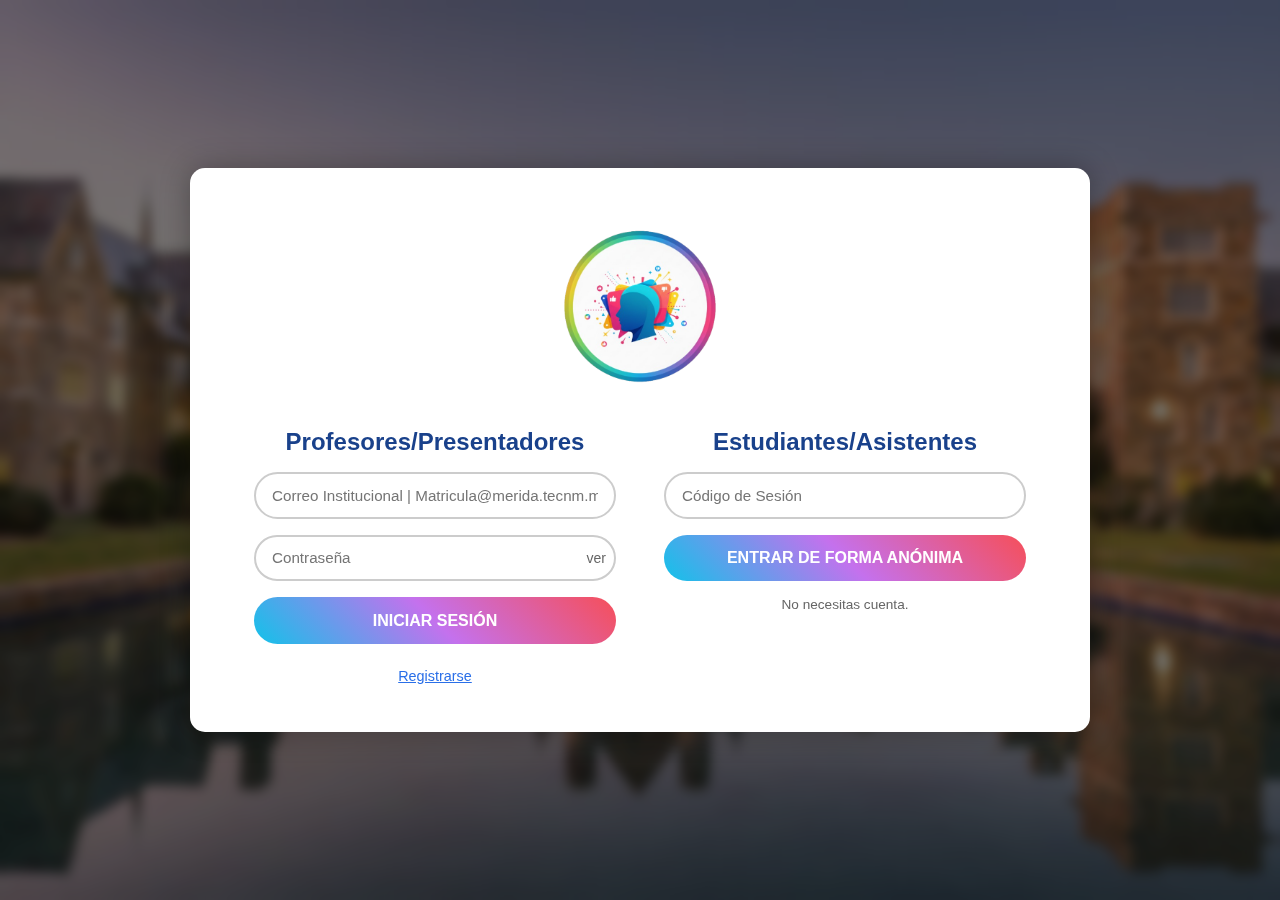
<file: index.html>
<!DOCTYPE html>
<html lang="es">
<head>
  <meta charset="UTF-8" />
  <meta name="viewport" content="width=device-width, initial-scale=1.0" />
  <title>Pantalla de Inicio</title>
  <link rel="stylesheet" href="style.css" />
  <style>
    .password-wrapper {
      position: relative;
      display: flex;
      align-items: center;
    }
    .password-wrapper input {
      width: 100%;
      padding-right: 40px;
    }
    .toggle-password {
      position: absolute;
      right: 10px;
      cursor: pointer;
      user-select: none;
      font-size: 14px;
      color: #666;
    }
  </style>
</head>
<body>
  <div class="overlay"></div>
  <div class="login-container">
    <img src="imagenes/logo.png" alt="Logo" class="logo">

    <div class="forms">
      <!-- Profesores -->
      <div class="form-box">
        <h2>Profesores/Presentadores</h2>
        <input id="loginEmail" type="email" placeholder="Correo Institucional | Matricula@merida.tecnm.mx" required>

        <div class="password-wrapper">
          <input id="loginPassword" type="password" placeholder="Contraseña" required>
          <span id="toggleLoginPassword" class="toggle-password">ver</span>
        </div>

        <button id="loginBtn" class="btn-grad">INICIAR SESIÓN</button>
        <a href="register.html" class="register-link">Registrarse</a>
      </div>

      <!-- Estudiantes -->
      <div class="form-box">
        <h2>Estudiantes/Asistentes</h2>
        <input id="sessionCode" type="text" placeholder="Código de Sesión">
        <button id="anonBtn" class="btn-grad">ENTRAR DE FORMA ANÓNIMA</button>
        <p class="info">No necesitas cuenta.</p>
      </div>
    </div>
  </div>

<script>
// Toggle seguro (solo visible mientras se presiona)
const toggleLoginPassword = document.getElementById('toggleLoginPassword');
const loginPasswordInput = document.getElementById('loginPassword');

toggleLoginPassword.addEventListener('mousedown', () => {
  loginPasswordInput.setAttribute('type', 'text');
  toggleLoginPassword.textContent = 'ocultar';
});

toggleLoginPassword.addEventListener('mouseup', () => {
  loginPasswordInput.setAttribute('type', 'password');
  toggleLoginPassword.textContent = 'ver';
});

toggleLoginPassword.addEventListener('mouseleave', () => {
  loginPasswordInput.setAttribute('type', 'password');
  toggleLoginPassword.textContent = 'ver';
});

loginPasswordInput.addEventListener('blur', () => {
  loginPasswordInput.setAttribute('type', 'password');
  toggleLoginPassword.textContent = 'ver';
});

// Login normal
document.getElementById('loginBtn').addEventListener('click', async () => {
  const correo = document.getElementById('loginEmail').value.trim();
  const password = loginPasswordInput.value;

  let errores = [];

  if (!correo) errores.push("Ingresa tu correo institucional");
  if (!password) errores.push("Ingresa tu contraseña");

  if (correo && !correo.endsWith("@merida.tecnm.mx")) {
    errores.push("El correo debe ser institucional (@merida.tecnm.mx)");
  }

  if (password && password.length < 8) {
    errores.push("La contraseña debe tener al menos 8 caracteres");
  }

  if (errores.length > 0) {
    return alert("Error:\n- " + errores.join("\n- "));
  }

  try {
    const res = await fetch('http://localhost:3000/api/login', {
      method: 'POST',
      headers: { 'Content-Type': 'application/json' },
      body: JSON.stringify({ correo, password })
    });

    const data = await res.json();
    if (res.ok) {
      localStorage.setItem('user', JSON.stringify(data.user));
      window.location.href = 'dashboard.html';
    } else {
      alert('Error: ' + data.message);
    }
  } catch (err) {
    console.error(err);
    alert('Error de conexión con el servidor');
  }
});

// Login anónimo
document.getElementById('anonBtn').addEventListener('click', () => {
  const code = document.getElementById('sessionCode').value.trim();
  if (!code) return alert('Ingresa un código de sesión.');

  localStorage.setItem('anonCode', code);
  window.location.href = 'dashboard_anon.html';
});
</script>
</body>
</html>
</file>
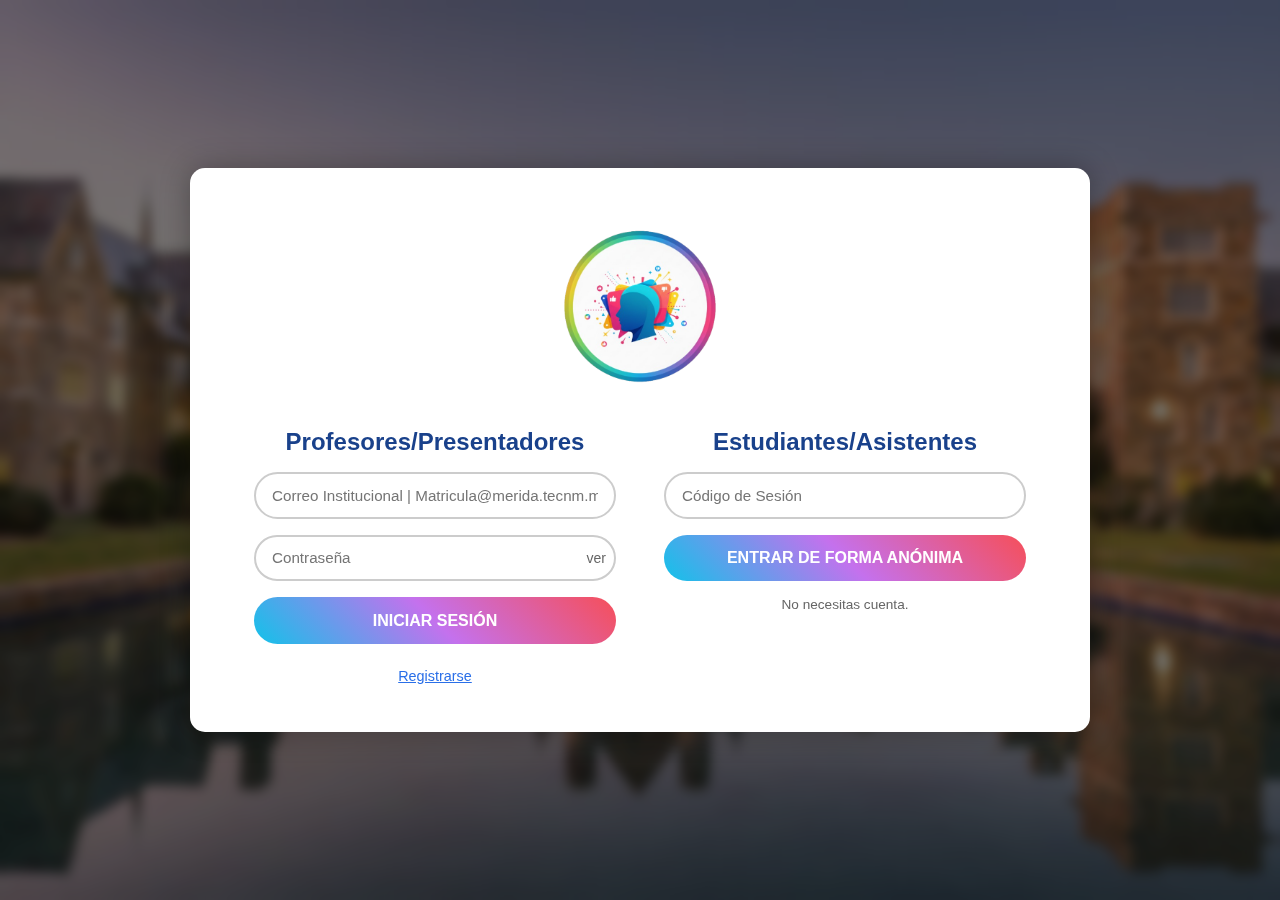
<file: dashboard.html>
<!DOCTYPE html>
<html lang="es">
<head>
  <meta charset="UTF-8">
  <meta name="viewport" content="width=device-width, initial-scale=1.0">
  <title>Dashboard</title>
  <link rel="stylesheet" href="style.css">
  <style>
    body {
      font-family: Arial, sans-serif;
      background: #f4f4f9;
      margin: 0;
      padding: 0;
      display: flex;
      flex-direction: column;
      align-items: center;
      justify-content: center;
      height: 100vh;
    }
    .card {
        width: 600px;
        height: 200px;
      background: white;
      padding: 20px;
      border-radius: 12px;
      box-shadow: 0 2px 6px rgba(0,0,0,0.2);
      text-align: center;
    }
    .logout-btn {
      margin-top: 20px;
      background: crimson;
      color: white;
      border: none;
      padding: 10px 20px;
      border-radius: 8px;
      cursor: pointer;
    }
  </style>
</head>
<body>
  <div class="card">
    <h1>Bienvenido</h1>
    <p><strong>Usuario:</strong> <span id="nombre"></span></p>
    <p><strong>Correo:</strong> <span id="correo"></span></p>
    <p><strong>Rol:</strong> <span id="rol"></span></p>
    <button class="logout-btn" onclick="logout()">Cerrar sesión</button>
  </div>

<script>
const user = JSON.parse(localStorage.getItem('user'));

if (!user) {
  alert('No has iniciado sesión');
  window.location.href = 'index.html';
} else {
  document.getElementById('nombre').textContent = user.nombre_completo;
  document.getElementById('correo').textContent = user.correo;

  // Mapear roles a texto
  let rolTexto = '';
  switch(user.rol) {
    case 1: rolTexto = 'Profesor'; break;
    case 2: rolTexto = 'Alumno'; break;
    case 3: rolTexto = 'Moderador'; break;
    default: rolTexto = 'Desconocido';
  }
  document.getElementById('rol').textContent = rolTexto;
}

function logout() {
  localStorage.removeItem('user');
  window.location.href = 'index.html';
}
</script>
</body>
</html>
</file>
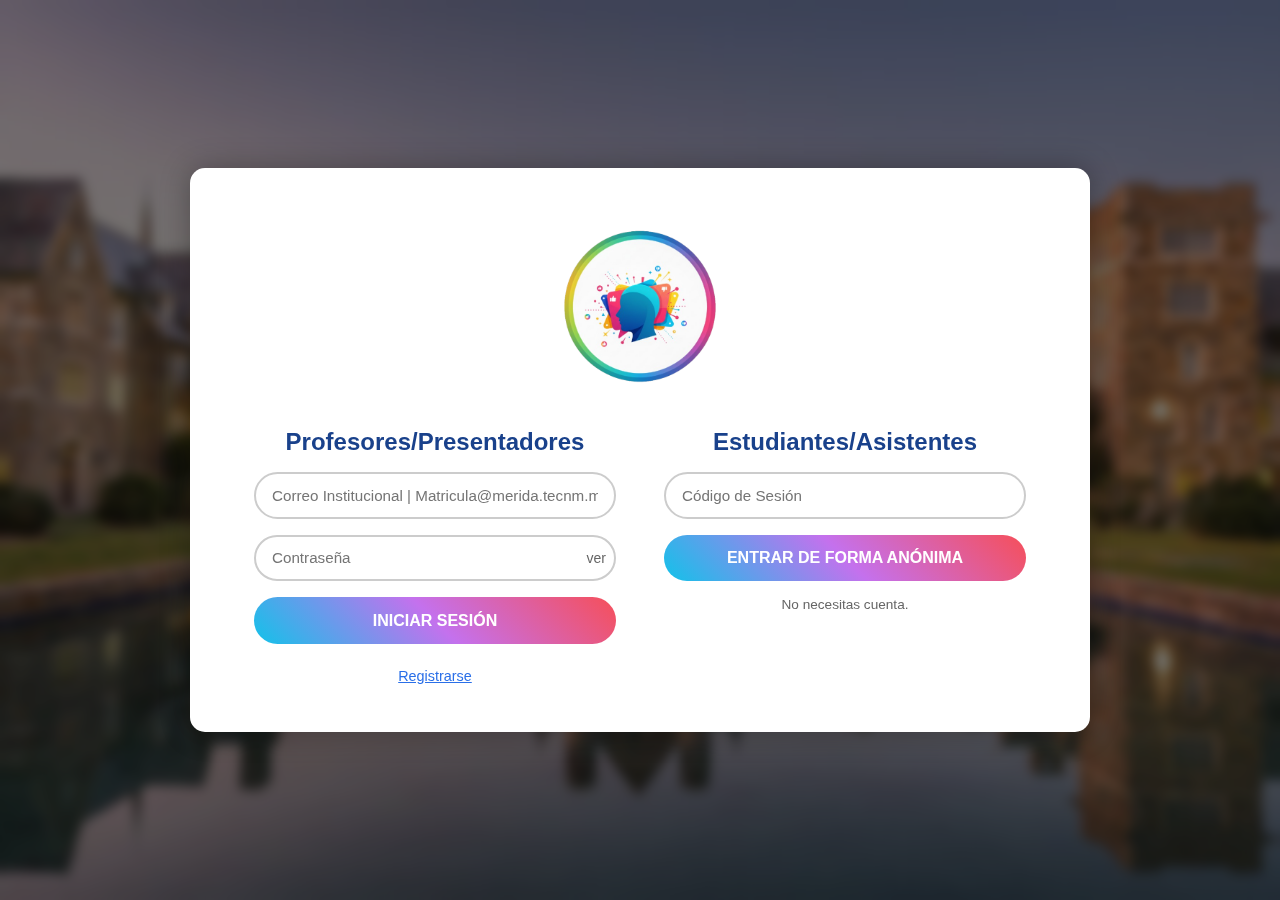
<file: dashboard_anon.html>
<!DOCTYPE html>
<html lang="es">
<head>
  <meta charset="UTF-8">
  <meta name="viewport" content="width=device-width, initial-scale=1.0">
  <title>Dashboard Anónimo</title>
  <link rel="stylesheet" href="style.css">
  <style>
    body {
      font-family: Arial, sans-serif;
      background: #f4f4f9;
      margin: 0;
      padding: 0;
      display: flex;
      flex-direction: column;
      align-items: center;
      justify-content: center;
      height: 100vh;
    }
    .card {
      background: white;
      padding: 20px;
      border-radius: 12px;
      box-shadow: 0 2px 6px rgba(0,0,0,0.2);
      text-align: center;
    }
    .logout-btn {
      margin-top: 20px;
      background: crimson;
      color: white;
      border: none;
      padding: 10px 20px;
      border-radius: 8px;
      cursor: pointer;
    }
  </style>
</head>
<body>
  <div class="card">
    <h1>Acceso Anónimo</h1>
    <p><strong>Código de Sesión:</strong> <span id="codigo"></span></p>
    <button class="logout-btn" onclick="logout()">Salir</button>
  </div>

<script>
const codigo = localStorage.getItem('anonCode');

if (!codigo) {
  alert('No ingresaste ningún código de sesión');
  window.location.href = 'index.html';
} else {
  document.getElementById('codigo').textContent = codigo;
}

function logout() {
  localStorage.removeItem('anonCode');
  window.location.href = 'index.html';
}
</script>
</body>
</html>
</file>
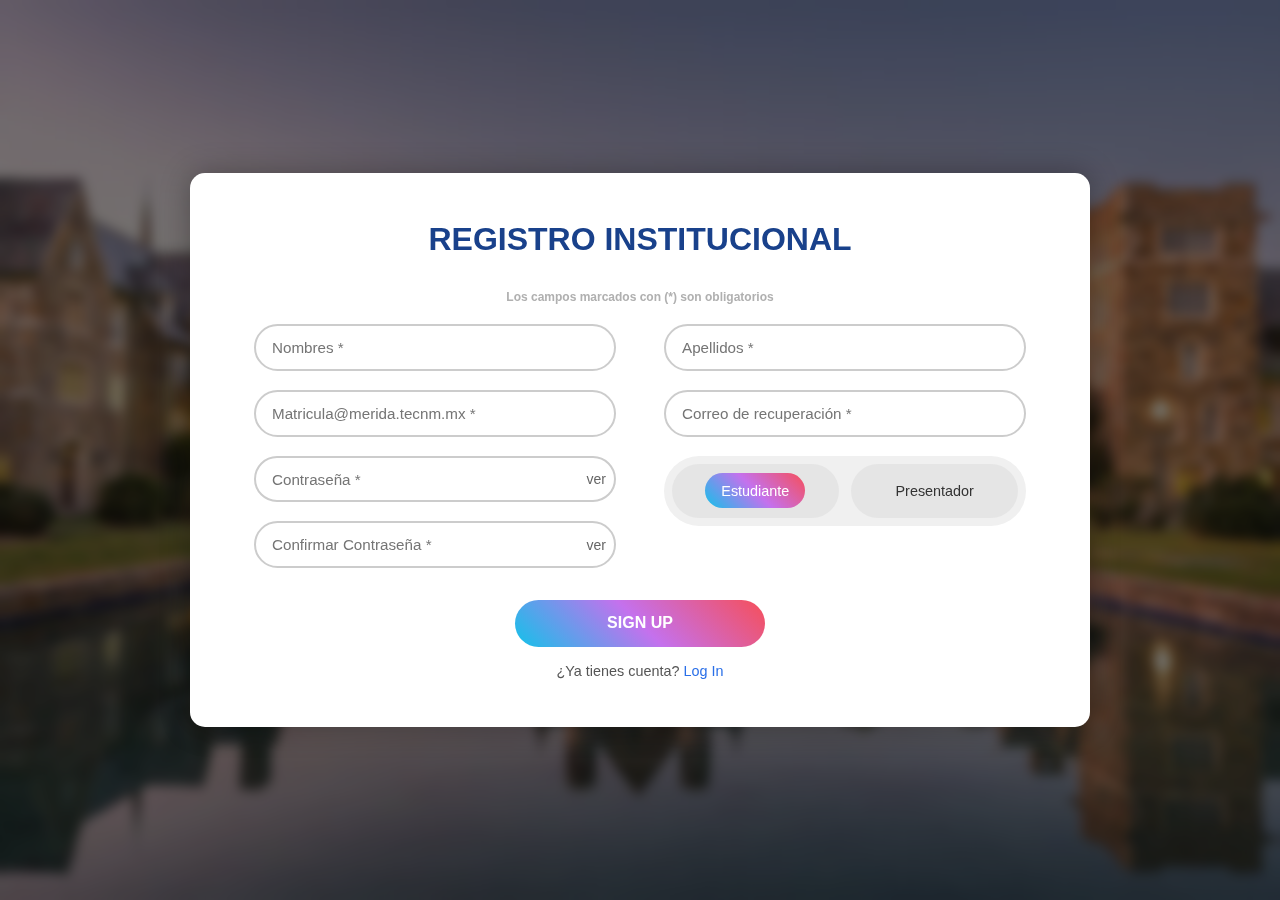
<file: register.html>
<!DOCTYPE html>
<html lang="es">
<head>
  <meta charset="UTF-8" />
  <meta name="viewport" content="width=device-width, initial-scale=1.0" />
  <title>Institutional Registration</title>
  <link rel="stylesheet" href="register.css" />
  <style>
    .password-wrapper {
      position: relative;
      display: flex;
      align-items: center;
    }
    .password-wrapper input {
      width: 100%;
      padding-right: 50px;
    }
    .toggle-password {
      position: absolute;
      right: 10px;
      cursor: pointer;
      user-select: none;
      font-size: 14px;
      color: #666;
    }
  </style>
</head>
<body>
  <div class="overlay"></div>
  <div class="register-container">
    <h1>REGISTRO INSTITUCIONAL</h1>
    <h3 class="text-child">Los campos marcados con (*) son obligatorios</h3>

    <form id="registerForm" class="register-form" onsubmit="return false;">
      <div class="column">
        <input id="firstName" type="text" placeholder="Nombres *" required>
        <input id="institutionalEmail" type="email" placeholder="Matricula@merida.tecnm.mx *" required>

        <!-- Campo contraseña -->
        <div class="password-wrapper">
          <input id="password" type="password" placeholder="Contraseña *" required>
          <span id="togglePassword" class="toggle-password">ver</span>
        </div>

        <!-- Confirmar contraseña -->
        <div class="password-wrapper">
          <input id="confirmPassword" type="password" placeholder="Confirmar Contraseña *" required>
          <span id="toggleConfirmPassword" class="toggle-password">ver</span>
        </div>
      </div>

      <div class="column">
        <input id="lastName" type="text" placeholder="Apellidos *" required>
        <input id="recoveryEmail" type="email" placeholder="Correo de recuperación *" required>

        <div class="role-toggle">
          <label>
            <input type="radio" name="role" value="student" checked>
            <span>Estudiante</span>
          </label>
          <label>
            <input type="radio" name="role" value="professor">
            <span>Presentador</span>
          </label>
        </div>
      </div>
    </form>

    <button id="signupBtn" class="btn-grad">SIGN UP</button>
    <p class="login-link">¿Ya tienes cuenta? <a href="index.html">Log In</a></p>
  </div>

<script>
const passwordRegex = /^(?=.*[A-Z])(?=.*\d).{8,}$/;
const emailRegex = /^[^\s@]+@[^\s@]+\.[^\s@]+$/;

// Función para controlar mostrar/ocultar y auto-ocultar al salir
function setupPasswordToggle(inputId, toggleId) {
  const input = document.getElementById(inputId);
  const toggle = document.getElementById(toggleId);

  toggle.addEventListener('mousedown', () => {
    input.setAttribute('type', 'text');
    toggle.textContent = 'ocultar';
  });

  toggle.addEventListener('mouseup', () => {
    input.setAttribute('type', 'password');
    toggle.textContent = 'ver';
  });

  toggle.addEventListener('mouseleave', () => {
    input.setAttribute('type', 'password');
    toggle.textContent = 'ver';
  });

  input.addEventListener('blur', () => {
    input.setAttribute('type', 'password');
    toggle.textContent = 'ver';
  });
}

// Setup para ambos campos
setupPasswordToggle('password', 'togglePassword');
setupPasswordToggle('confirmPassword', 'toggleConfirmPassword');

// Evento de registro
document.getElementById('signupBtn').addEventListener('click', async () => {
  const firstName = document.getElementById('firstName').value.trim();
  const lastName = document.getElementById('lastName').value.trim();
  const institutionalEmail = document.getElementById('institutionalEmail').value.trim();
  const recoveryEmail = document.getElementById('recoveryEmail').value.trim();
  const password = document.getElementById('password').value;
  const confirmPassword = document.getElementById('confirmPassword').value;
  const role = document.querySelector('input[name="role"]:checked').value;

  let errores = [];

  if (!firstName) errores.push("Nombres");
  if (!lastName) errores.push("Apellidos");
  if (!institutionalEmail) errores.push("Correo institucional");
  if (!recoveryEmail) errores.push("Correo de recuperación");
  if (!password) errores.push("Contraseña");
  if (!confirmPassword) errores.push("Confirmar contraseña");

  // dominio institucional
  if (institutionalEmail && !institutionalEmail.endsWith("@merida.tecnm.mx")) {
    errores.push("El correo institucional debe terminar en @merida.tecnm.mx");
  }

  // correos no iguales
  if (institutionalEmail && recoveryEmail && institutionalEmail === recoveryEmail) {
    errores.push("El correo de recuperación no puede ser igual al institucional");
  }

  // correo recuperación válido
  if (recoveryEmail && !emailRegex.test(recoveryEmail)) {
    errores.push("El correo de recuperación no es válido");
  }

  // validación de contraseña
  if (password && !passwordRegex.test(password)) {
    errores.push("La contraseña debe tener mínimo 8 caracteres, 1 mayúscula y 1 número.");
  }

  // confirmar contraseña
  if (password && confirmPassword && password !== confirmPassword) {
    errores.push("Las contraseñas no coinciden.");
  }

  if (errores.length > 0) {
    return alert("Error:\n- " + errores.join("\n- "));
  }

  try {
    const res = await fetch('http://localhost:3000/api/register', {
      method: 'POST',
      headers: { 'Content-Type': 'application/json' },
      body: JSON.stringify({ firstName, lastName, institutionalEmail, recoveryEmail, password, role })
    });

    const data = await res.json();
    if (res.ok) {
      alert('Registro exitoso');
      window.location.href = 'index.html';
    } else {
      alert('Error: ' + (data.message || JSON.stringify(data)));
    }
  } catch (err) {
    console.error(err);
    alert('Error de conexión con el servidor');
  }
});
</script>
</body>
</html>
</file>
<file: style.css>
* {
  margin: 0;
  padding: 0;
  box-sizing: border-box;
  font-family: 'Inter', sans-serif;
}

body {
  background: url('imagenes/background_register.png') no-repeat center center/cover;
  height: 100vh;
  display: flex;
  align-items: center;
  justify-content: center;
}

.logo {
  width: 180px;   
  margin-bottom: 2rem;
  display: block;
}

.overlay {
  position: absolute;
  top: 0; left: 0;
  width: 100%; height: 100%;
  background: rgba(0, 0, 0, 0.55);
  backdrop-filter: blur(6px);
  z-index: 0;
}

.login-container {
  position: relative;
  z-index: 1;
  background: #fff;
  padding: 3rem 4rem;
  border-radius: 15px;
  box-shadow: 0 0 30px rgba(0,0,0,0.3);
  width: 900px;
  display: flex;
  flex-direction: column;
  align-items: center;
}

.login-container h1 {
  margin-bottom: 2rem;
  color: #19418b;
}

.forms {
  display: grid;
  grid-template-columns: 1fr 1fr;
  gap: 3rem;
  width: 100%;
}

.form-box {
  display: flex;
  flex-direction: column;
  gap: 1rem;
}

.form-box h2 {
  text-align: center;
  color: #19418b;
}

.form-box input {
  padding: 0.8rem 1rem;
  border: 2px solid #ccc;
  border-radius: 50px;
  outline: none;
  font-size: 0.95rem;
  transition: border-color 0.3s;
}

.form-box input:focus {
  border-color: #ff5f6d;
}

.btn-grad {
  background: linear-gradient(45deg, #12c2e9, #c471ed, #f64f59);
  color: #fff;
  padding: 0.9rem 1rem;
  border: none;
  border-radius: 50px;
  cursor: pointer;
  font-size: 1rem;
  font-weight: 600;
  transition: opacity 0.3s;
}

.btn-grad:hover {
  opacity: 0.8;
}

.google-login {
  display: flex;
  align-items: center;
  justify-content: center;
  gap: 0.5rem;
  border: 1px solid #ccc;
  padding: 0.5rem 1rem;
  border-radius: 50px;
  cursor: pointer;
}

.google-login img {
  width: 20px;
  height: 20px;
}

.register-link {
  text-align: center;
  display: block;
  margin-top: 0.5rem;
  color: #2a6fe8;
  font-size: 0.9rem;
}

.info {
  text-align: center;
  font-size: 0.85rem;
  color: #666;
}
</file>
<file: register.css>
* {
  margin: 0;
  padding: 0;
  box-sizing: border-box;
  font-family: 'Inter', sans-serif;
}

body {
  background: url('imagenes/background_register.png') no-repeat center center/cover;
  height: 100vh;
  display: flex;
  align-items: center;
  justify-content: center;
}

.overlay {
  position: absolute;
  top: 0; left: 0;
  width: 100%; height: 100%;
  background: rgba(0, 0, 0, 0.55);
  backdrop-filter: blur(6px);
  z-index: 0;
}

.register-container {
  position: relative;
  z-index: 1;
  background: #fff;
  padding: 3rem 4rem;
  border-radius: 15px;
  box-shadow: 0 0 30px rgba(0,0,0,0.3);
  width: 900px;
  display: flex;
  flex-direction: column;
  align-items: center;
}

.register-container h1 {
  color: #19418b;
  margin-bottom: 2rem;
  text-align: center;
}

.register-form {
  display: grid;
  grid-template-columns: 1fr 1fr;
  gap: 3rem;
  width: 100%;
  margin-bottom: 2rem;
}

.column {
  display: flex;
  flex-direction: column;
  gap: 1.2rem;
}

.column input {
  padding: 0.8rem 1rem;
  border: 2px solid #ccc;
  border-radius: 50px;
  outline: none;
  font-size: 0.95rem;
  transition: border-color 0.3s;
}

.column input:focus {
  border-color: #f64f59;
}

.role-toggle {
  display: flex;
  justify-content: space-between;
  gap: 0.8rem;
  background: #f0f0f0;
  padding: 0.5rem;
  border-radius: 50px;
}

.role-toggle label {
  flex: 1;
  display: flex;
  align-items: center;
  justify-content: center;
  padding: 0.6rem 0.8rem;
  border-radius: 50px;
  cursor: pointer;
  background: #e5e5e5;
  font-size: 0.9rem;
  font-weight: 500;
  color: #333;
  transition: all 0.3s;
}

.role-toggle input {
  display: none;
}

.role-toggle input:checked + span {
  background: linear-gradient(45deg, #12c2e9, #c471ed, #f64f59);
  color: #fff;
  border-radius: 50px;
  padding: 0.6rem 1rem;
}

.btn-grad {
  background: linear-gradient(45deg, #12c2e9, #c471ed, #f64f59);
  color: #fff;
  padding: 0.9rem 1rem;
  border: none;
  border-radius: 50px;
  cursor: pointer;
  font-size: 1rem;
  font-weight: 600;
  width: 250px;
  transition: opacity 0.3s;
}

.btn-grad:hover {
  opacity: 0.8;
}

.login-link {
  margin-top: 1rem;
  color: #555;
  font-size: 0.9rem;
}

.login-link a {
  color: #2a6fe8;
  text-decoration: none;
}
.text-child {
  font-size: 12px;
  color: #b0b0b0;
  margin-bottom: 20px;
}
</file>
